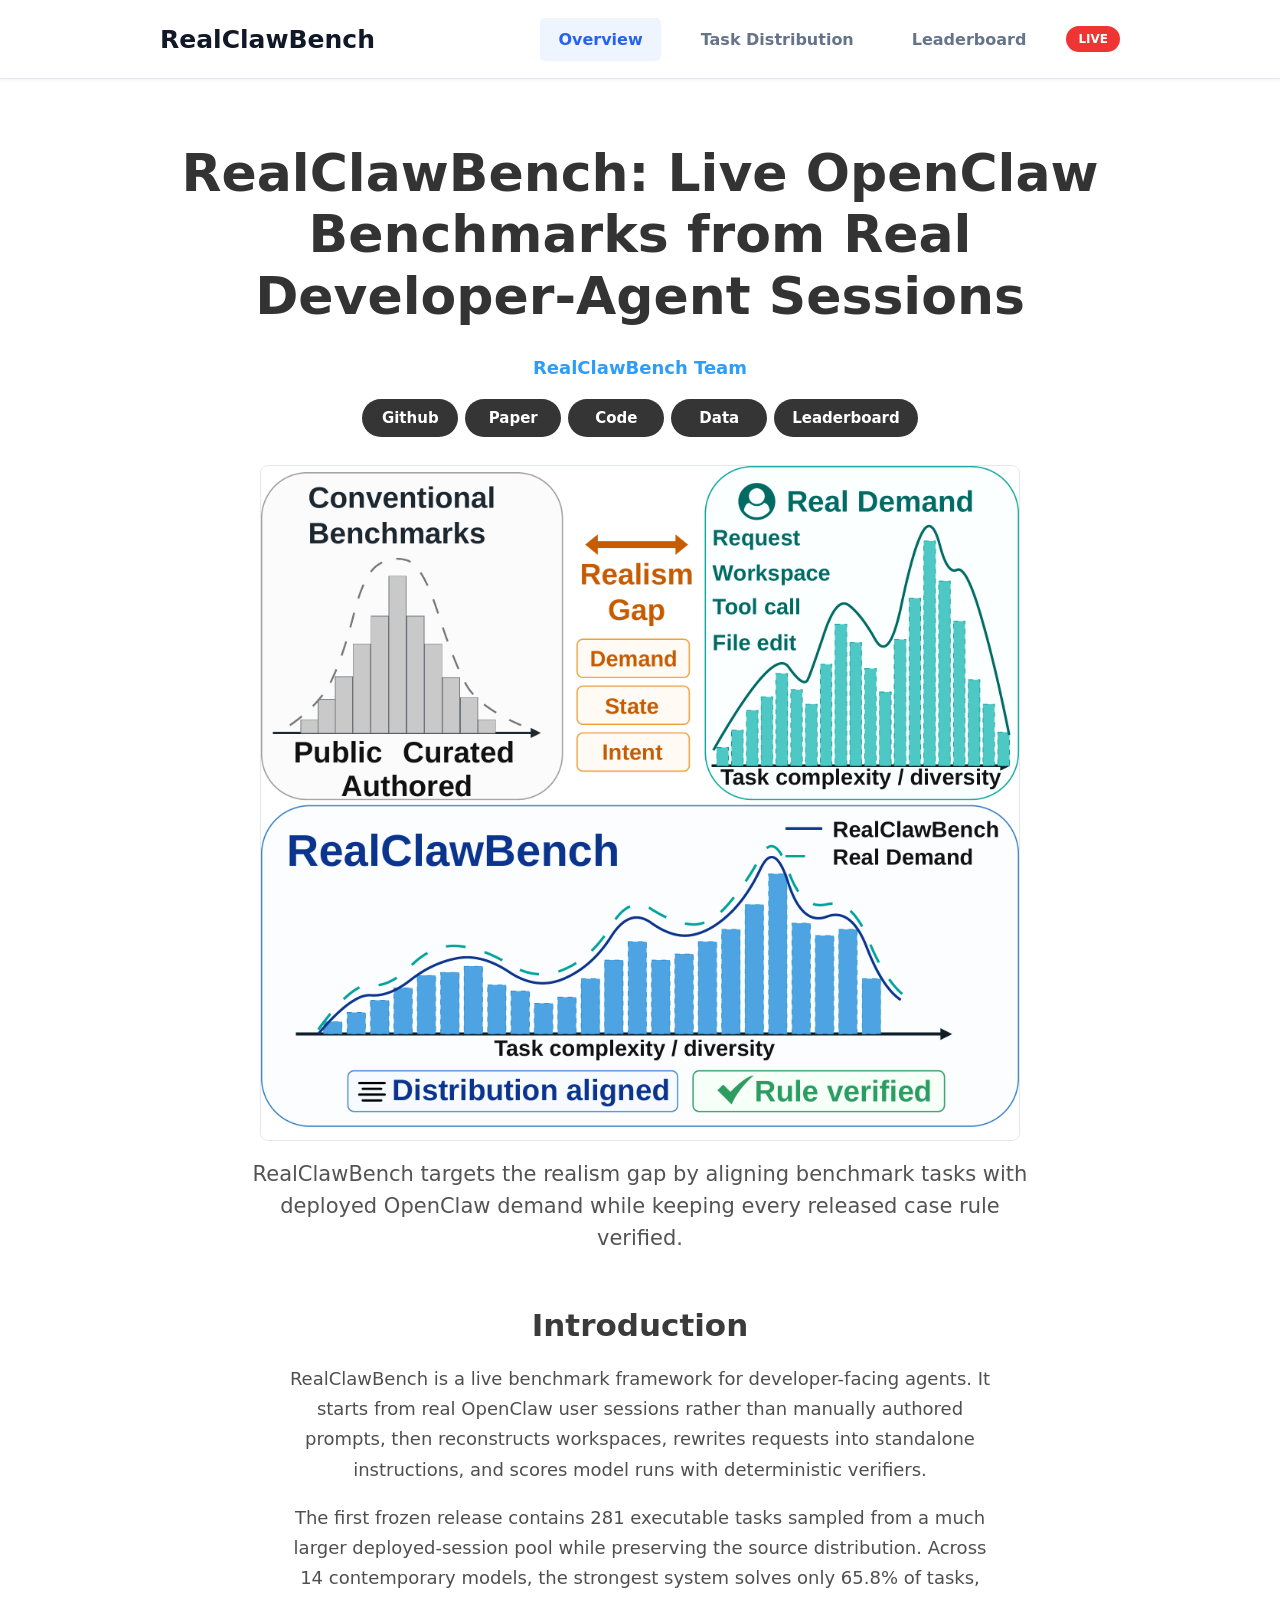
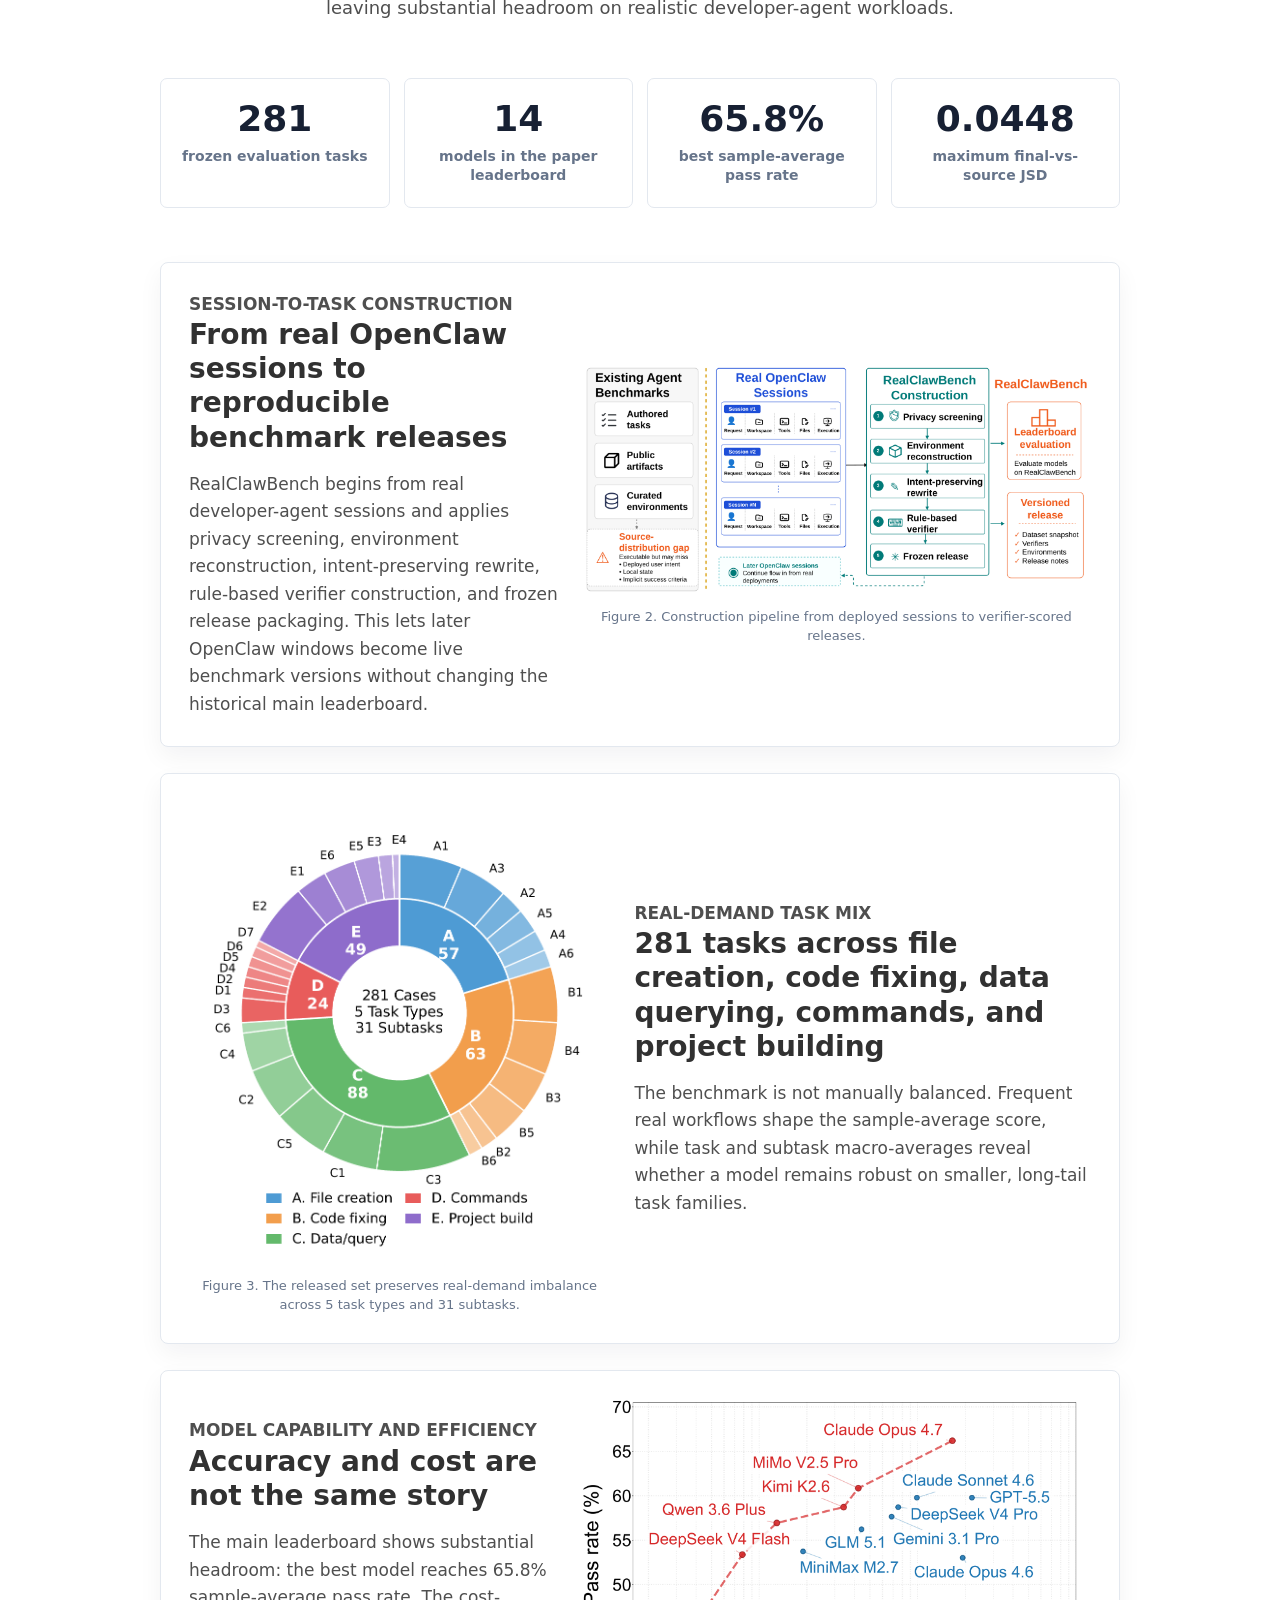
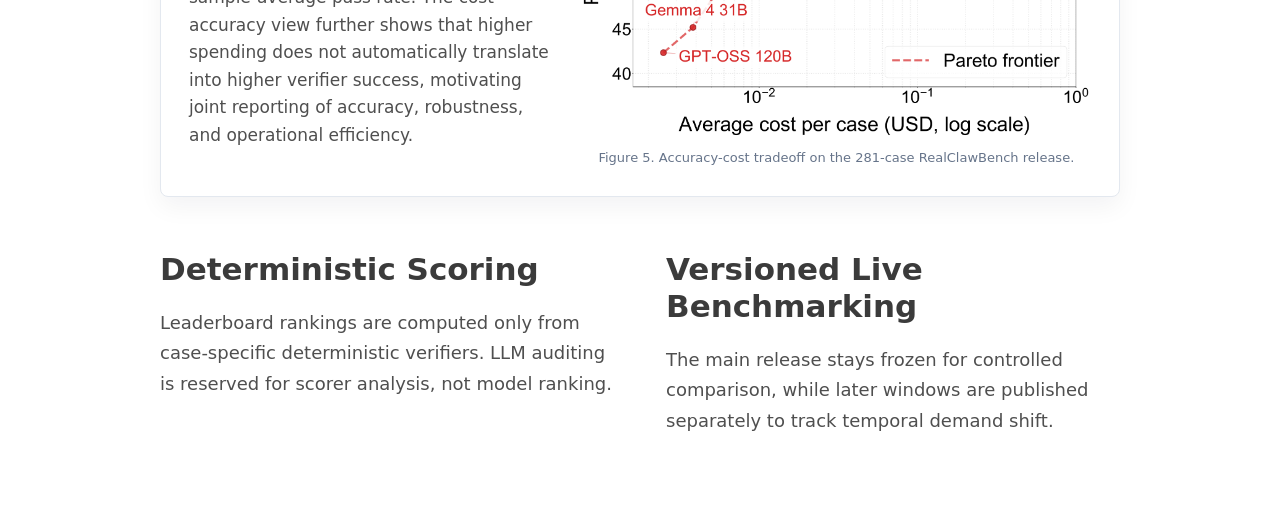
<file: index.html>
<!doctype html>
<html lang="en">
  <head>
    <meta charset="utf-8">
    <meta name="viewport" content="width=device-width, initial-scale=1">
    <title>RealClawBench</title>
    <link rel="stylesheet" href="./assets/styles.css?v=20260602-figures">
  </head>
  <body data-page="overview">
    <header class="site-header">
      <nav class="nav-shell" aria-label="Primary navigation">
        <a class="brand" href="./index.html">RealClawBench</a>
        <div class="nav-links">
          <a href="./index.html">Overview</a>
          <a href="./distribution.html">Task Distribution</a>
          <a href="./leaderboard.html">Leaderboard</a>
          <span class="new-badge">LIVE</span>
        </div>
      </nav>
    </header>

    <main>
      <section class="hero">
        <h1>RealClawBench: Live OpenClaw Benchmarks from Real Developer-Agent Sessions</h1>
        <p class="authors">
          RealClawBench Team
        </p>
        <div class="paper-actions" aria-label="Project links">
          <a href="https://github.com/RealClawBench/RealClawBench.github.io" target="_blank" rel="noopener noreferrer">Github</a>
          <a href="./realclawbench_paper.pdf">Paper</a>
          <a href="https://github.com/side-angle-side/real-claw-bench" target="_blank" rel="noopener noreferrer">Code</a>
          <a href="./distribution.html">Data</a>
          <a href="./leaderboard.html">Leaderboard</a>
        </div>
        <figure class="hero-figure">
          <img src="./assets/figures/figure1_realism_gap.png" alt="Figure 1: Realism gap between conventional benchmarks and real demand, and RealClawBench as distribution aligned and rule verified">
        </figure>
        <p class="hero-subtitle">
          RealClawBench targets the realism gap by aligning benchmark tasks with deployed OpenClaw demand while keeping every released case rule verified.
        </p>
      </section>

      <section class="section narrow">
        <h2>Introduction</h2>
        <p>
          RealClawBench is a live benchmark framework for developer-facing agents. It starts from real OpenClaw user sessions rather than manually authored prompts, then reconstructs workspaces, rewrites requests into standalone instructions, and scores model runs with deterministic verifiers.
        </p>
        <p>
          The first frozen release contains 281 executable tasks sampled from a much larger deployed-session pool while preserving the source distribution. Across 14 contemporary models, the strongest system solves only 65.8% of tasks, leaving substantial headroom on realistic developer-agent workloads.
        </p>
      </section>

      <section class="section stats-grid" aria-label="Benchmark summary">
        <div>
          <strong data-stat="main_cases">281</strong>
          <span>frozen evaluation tasks</span>
        </div>
        <div>
          <strong data-stat="models">14</strong>
          <span>models in the paper leaderboard</span>
        </div>
        <div>
          <strong>65.8%</strong>
          <span>best sample-average pass rate</span>
        </div>
        <div>
          <strong>0.0448</strong>
          <span>maximum final-vs-source JSD</span>
        </div>
      </section>

      <section class="section figure-story">
        <article class="story-card story-wide">
          <div class="story-copy">
            <p class="story-kicker">Session-to-task construction</p>
            <h2>From real OpenClaw sessions to reproducible benchmark releases</h2>
            <p>
              RealClawBench begins from real developer-agent sessions and applies privacy screening, environment reconstruction, intent-preserving rewrite, rule-based verifier construction, and frozen release packaging. This lets later OpenClaw windows become live benchmark versions without changing the historical main leaderboard.
            </p>
          </div>
          <figure>
            <img src="./assets/figures/figure2_pipeline.png" alt="Figure 2: RealClawBench pipeline from existing benchmarks and real OpenClaw sessions to leaderboard evaluation and versioned release">
            <figcaption>Figure 2. Construction pipeline from deployed sessions to verifier-scored releases.</figcaption>
          </figure>
        </article>

        <article class="story-card split-card">
          <figure>
            <img src="./assets/figures/figure3_task_distribution.png" alt="Figure 3: Task composition of the final evaluation set with 281 cases, 5 task types, and 31 subtasks">
            <figcaption>Figure 3. The released set preserves real-demand imbalance across 5 task types and 31 subtasks.</figcaption>
          </figure>
          <div class="story-copy">
            <p class="story-kicker">Real-demand task mix</p>
            <h2>281 tasks across file creation, code fixing, data querying, commands, and project building</h2>
            <p>
              The benchmark is not manually balanced. Frequent real workflows shape the sample-average score, while task and subtask macro-averages reveal whether a model remains robust on smaller, long-tail task families.
            </p>
          </div>
        </article>

        <article class="story-card story-wide">
          <div class="story-copy">
            <p class="story-kicker">Model capability and efficiency</p>
            <h2>Accuracy and cost are not the same story</h2>
            <p>
              The main leaderboard shows substantial headroom: the best model reaches 65.8% sample-average pass rate. The cost-accuracy view further shows that higher spending does not automatically translate into higher verifier success, motivating joint reporting of accuracy, robustness, and operational efficiency.
            </p>
          </div>
          <figure>
            <img src="./assets/figures/figure5_cost_accuracy.png" alt="Figure 5: Accuracy-cost tradeoff between sample-average pass rate and average cost per case">
            <figcaption>Figure 5. Accuracy-cost tradeoff on the 281-case RealClawBench release.</figcaption>
          </figure>
        </article>
      </section>

      <section class="section two-column final-notes">
        <div>
          <h2>Deterministic Scoring</h2>
          <p>
            Leaderboard rankings are computed only from case-specific deterministic verifiers. LLM auditing is reserved for scorer analysis, not model ranking.
          </p>
        </div>
        <div>
          <h2>Versioned Live Benchmarking</h2>
          <p>
            The main release stays frozen for controlled comparison, while later windows are published separately to track temporal demand shift.
          </p>
        </div>
      </section>
    </main>

    <script src="./assets/app.js?v=20260602-figures"></script>
  </body>
</html>
</file>
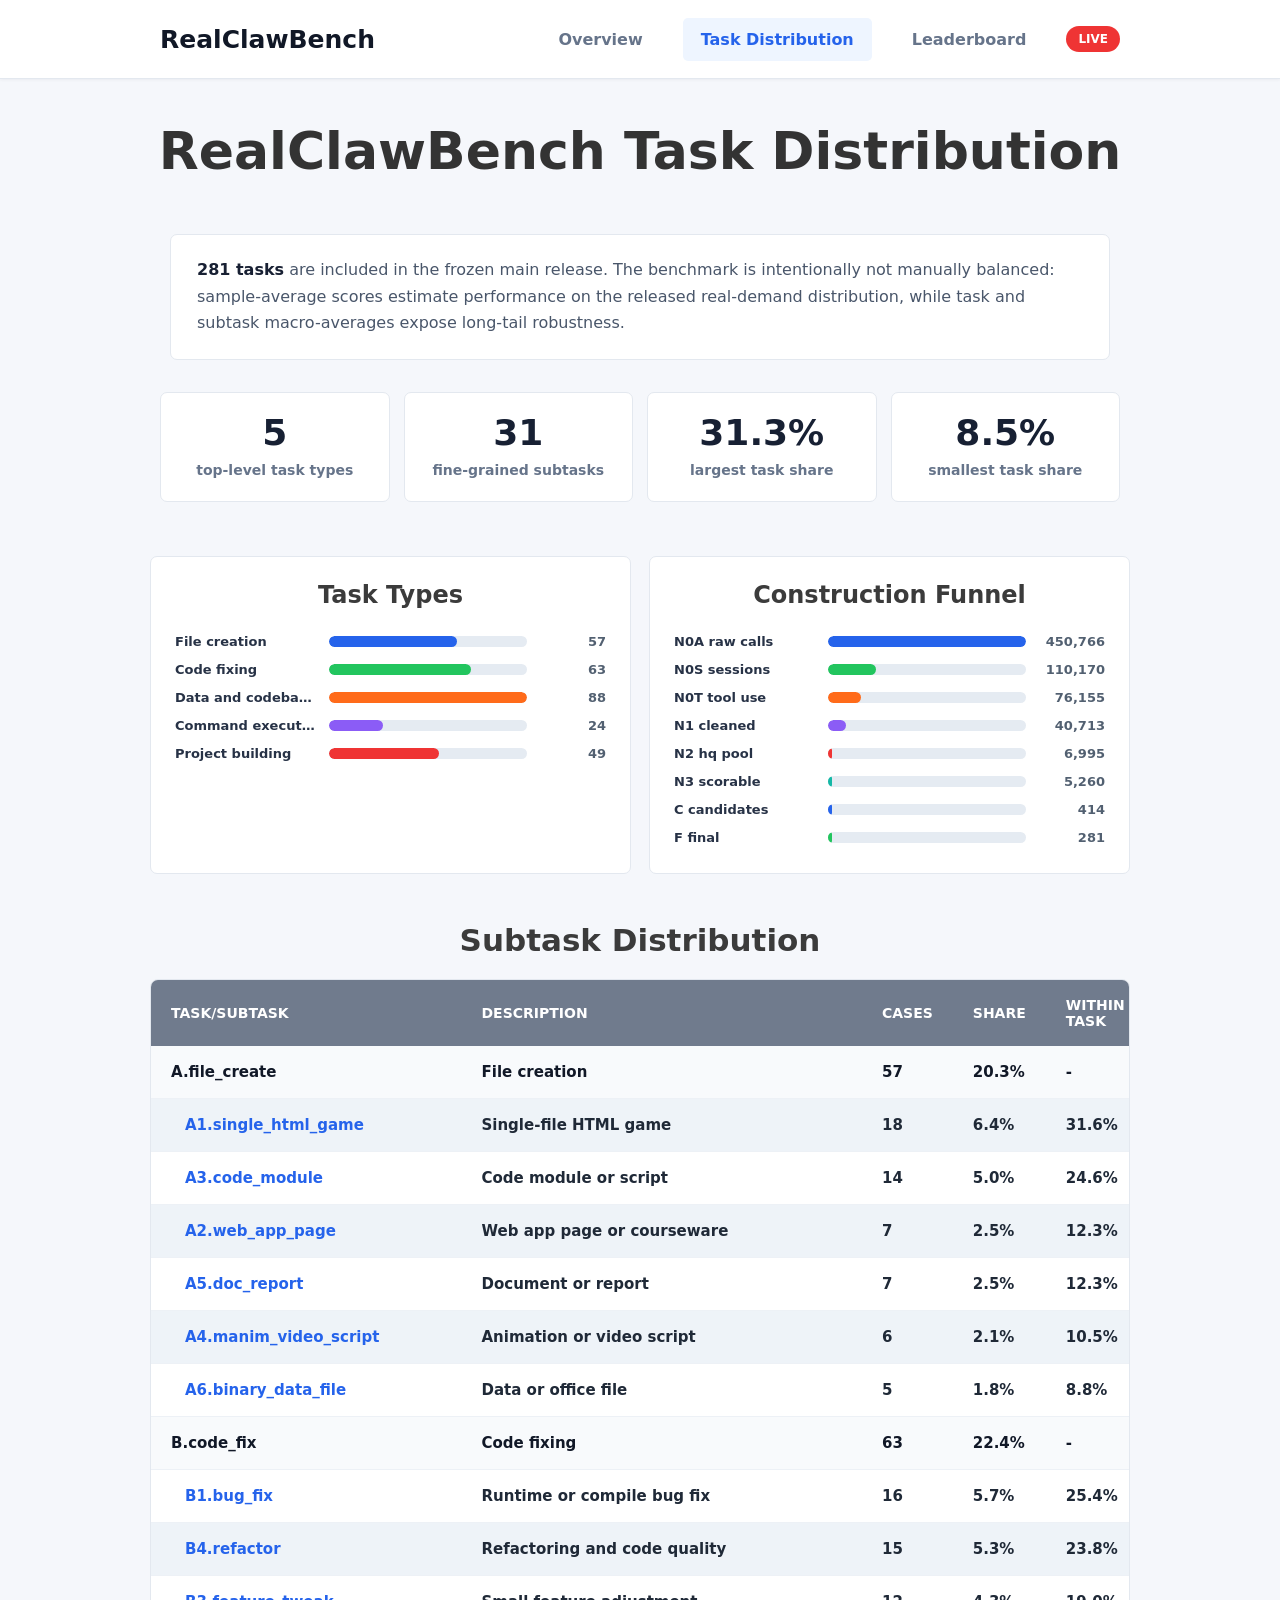
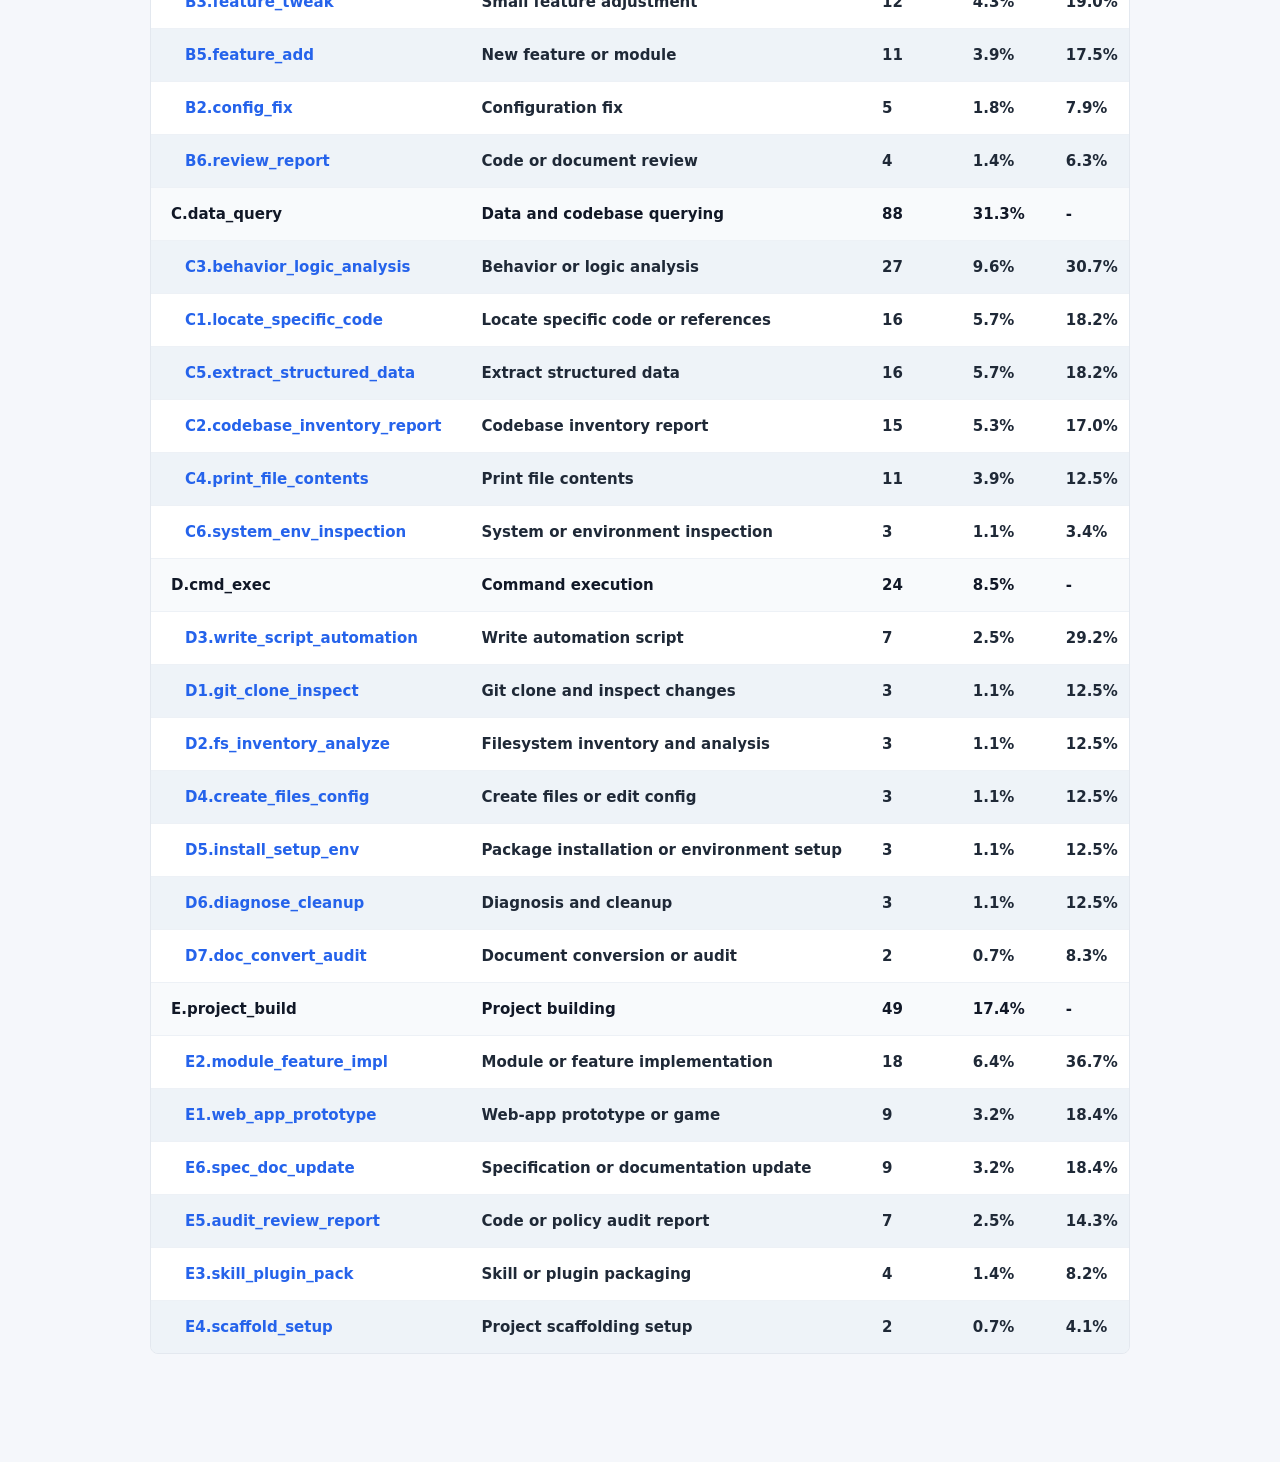
<file: distribution.html>
<!doctype html>
<html lang="en">
  <head>
    <meta charset="utf-8">
    <meta name="viewport" content="width=device-width, initial-scale=1">
    <title>RealClawBench Task Distribution</title>
    <link rel="stylesheet" href="./assets/styles.css?v=20260602-figures">
  </head>
  <body data-page="distribution">
    <header class="site-header">
      <nav class="nav-shell" aria-label="Primary navigation">
        <a class="brand" href="./index.html">RealClawBench</a>
        <div class="nav-links">
          <a href="./index.html">Overview</a>
          <a href="./distribution.html">Task Distribution</a>
          <a href="./leaderboard.html">Leaderboard</a>
          <span class="new-badge">LIVE</span>
        </div>
      </nav>
    </header>

    <main class="paper-page">
      <section class="page-title">
        <h1>RealClawBench Task Distribution</h1>
      </section>

      <section class="notice-card">
        <p>
          <strong>281 tasks</strong> are included in the frozen main release. The benchmark is intentionally not manually balanced: sample-average scores estimate performance on the released real-demand distribution, while task and subtask macro-averages expose long-tail robustness.
        </p>
      </section>

      <section class="section stats-grid compact" aria-label="Distribution summary">
        <div>
          <strong>5</strong>
          <span>top-level task types</span>
        </div>
        <div>
          <strong>31</strong>
          <span>fine-grained subtasks</span>
        </div>
        <div>
          <strong>31.3%</strong>
          <span>largest task share</span>
        </div>
        <div>
          <strong>8.5%</strong>
          <span>smallest task share</span>
        </div>
      </section>

      <section class="distribution-grid">
        <div class="figure-panel">
          <h2>Task Types</h2>
          <div id="taskTypeBars" class="bars"></div>
        </div>
        <div class="figure-panel">
          <h2>Construction Funnel</h2>
          <div id="funnelBars" class="bars"></div>
        </div>
      </section>

      <section class="table-section">
        <h2>Subtask Distribution</h2>
        <div class="table-frame">
          <table class="lcb-table">
            <thead>
              <tr>
                <th>Task/Subtask</th>
                <th>Description</th>
                <th>Cases</th>
                <th>Share</th>
                <th>Within Task</th>
              </tr>
            </thead>
            <tbody id="subtaskRows"></tbody>
          </table>
        </div>
      </section>
    </main>

    <script src="./assets/app.js?v=20260602-figures"></script>
  </body>
</html>
</file>
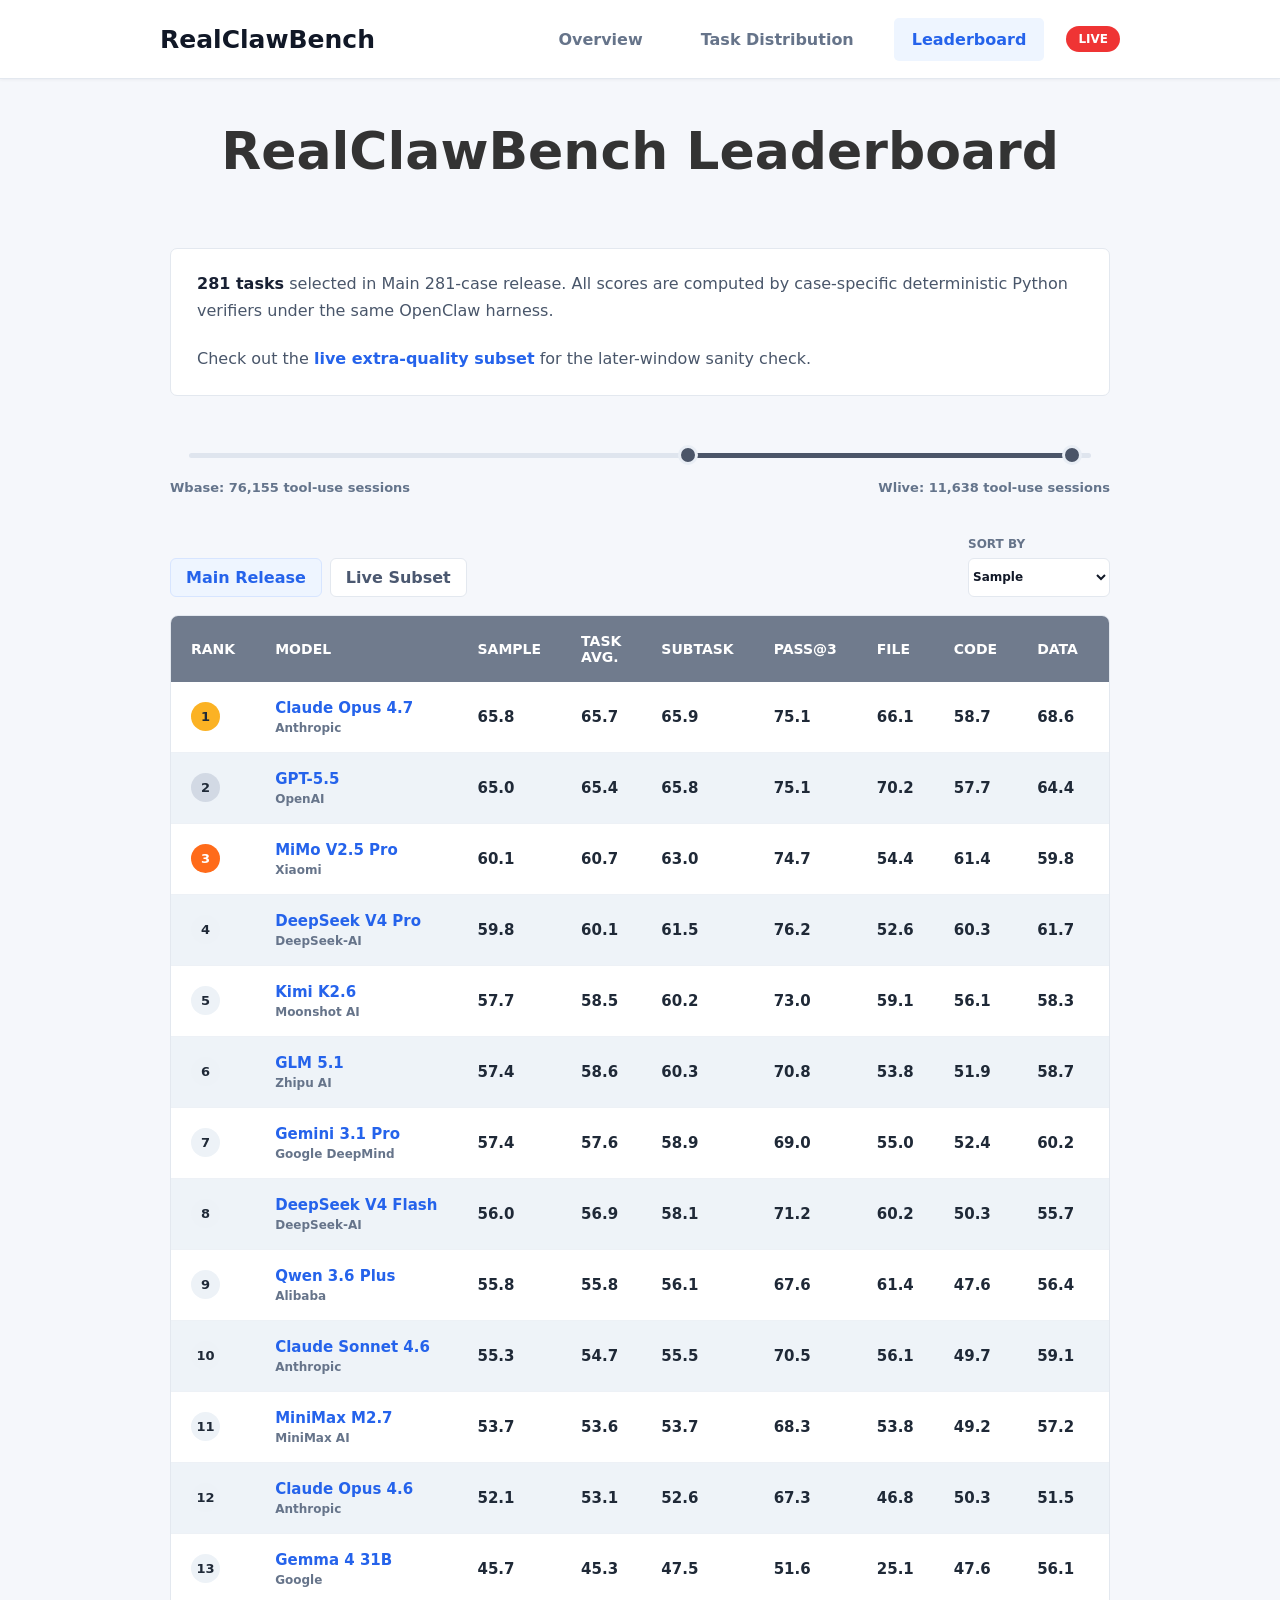
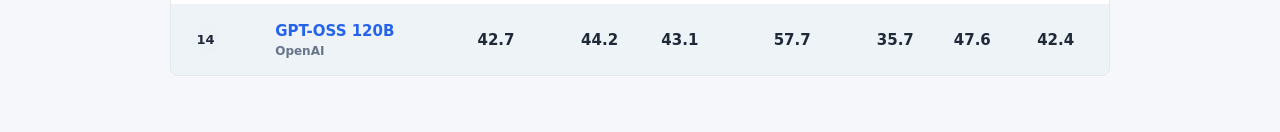
<file: leaderboard.html>
<!doctype html>
<html lang="en">
  <head>
    <meta charset="utf-8">
    <meta name="viewport" content="width=device-width, initial-scale=1">
    <title>RealClawBench Leaderboard</title>
    <link rel="stylesheet" href="./assets/styles.css?v=20260602-figures">
  </head>
  <body data-page="leaderboard">
    <header class="site-header">
      <nav class="nav-shell" aria-label="Primary navigation">
        <a class="brand" href="./index.html">RealClawBench</a>
        <div class="nav-links">
          <a href="./index.html">Overview</a>
          <a href="./distribution.html">Task Distribution</a>
          <a href="./leaderboard.html">Leaderboard</a>
          <span class="new-badge">LIVE</span>
        </div>
      </nav>
    </header>

    <main class="leaderboard-page">
      <section class="page-title">
        <h1>RealClawBench Leaderboard</h1>
      </section>

      <section class="notice-card">
        <p id="releaseSummary">
          <strong>281 tasks</strong> selected in the frozen main release. All scores are computed by case-specific deterministic Python verifiers under the same OpenClaw harness.
        </p>
        <p>
          Check out the <button class="inline-link" id="showLiveRelease" type="button">live extra-quality subset</button> for the later-window sanity check.
        </p>
      </section>

      <section class="timeline" aria-label="Release timeline">
        <div class="timeline-track">
          <span></span>
          <span class="active-range"></span>
          <i class="marker marker-base"></i>
          <i class="marker marker-live"></i>
        </div>
        <div class="timeline-labels">
          <span>Wbase: 76,155 tool-use sessions</span>
          <span>Wlive: 11,638 tool-use sessions</span>
        </div>
      </section>

      <section class="leaderboard-controls" aria-label="Leaderboard controls">
        <div class="release-tabs" id="releaseTabs"></div>
        <label>
          <span>Sort by</span>
          <select id="sortMetric">
            <option value="sample">Sample</option>
            <option value="task_avg">Task Avg.</option>
            <option value="subtask_avg">Subtask Avg.</option>
            <option value="pass_at_3">pass@3</option>
          </select>
        </label>
      </section>

      <section class="table-frame leaderboard-frame">
        <table class="lcb-table leaderboard-table">
          <thead>
            <tr>
              <th>Rank</th>
              <th>Model</th>
              <th>Sample</th>
              <th>Task Avg.</th>
              <th>Subtask</th>
              <th>pass@3</th>
              <th>File</th>
              <th>Code</th>
              <th>Data</th>
              <th>Command</th>
              <th>Project</th>
            </tr>
          </thead>
          <tbody id="leaderboardRows"></tbody>
        </table>
      </section>
    </main>

    <script src="./assets/app.js?v=20260602-figures"></script>
  </body>
</html>
</file>
<file: assets/styles.css>
:root {
  color-scheme: light;
  --text: #111827;
  --muted: #66748a;
  --link: #2563eb;
  --link-soft: #eef5ff;
  --line: #e3e8ef;
  --page: #f5f7fb;
  --white: #ffffff;
  --table-head: #707b8d;
  --row-alt: #eef3f8;
  --gold: #fbb224;
  --silver: #d2d9e4;
  --bronze: #ff6b1a;
  --green: #22c55e;
  --red: #ef3434;
}

* {
  box-sizing: border-box;
}

body {
  margin: 0;
  color: var(--text);
  background: var(--white);
  font-family: Inter, ui-sans-serif, system-ui, -apple-system, BlinkMacSystemFont, "Segoe UI", sans-serif;
}

body[data-page="leaderboard"],
body[data-page="distribution"] {
  background: var(--page);
}

.site-header {
  background: var(--white);
  border-bottom: 1px solid var(--line);
  box-shadow: 0 1px 3px rgba(15, 23, 42, 0.05);
}

.nav-shell {
  width: min(960px, calc(100vw - 28px));
  height: 78px;
  margin: 0 auto;
  display: flex;
  align-items: center;
  justify-content: space-between;
  gap: 24px;
}

.brand {
  color: var(--text);
  text-decoration: none;
  font-size: 25px;
  font-weight: 850;
}

.nav-links {
  display: flex;
  align-items: center;
  gap: 22px;
  color: var(--muted);
  font-weight: 750;
}

.nav-links a {
  padding: 12px 18px;
  border-radius: 5px;
  color: var(--muted);
  text-decoration: none;
}

body[data-page="overview"] .nav-links a[href="./index.html"],
body[data-page="distribution"] .nav-links a[href="./distribution.html"],
body[data-page="leaderboard"] .nav-links a[href="./leaderboard.html"] {
  color: var(--link);
  background: var(--link-soft);
}

.new-badge {
  display: inline-grid;
  place-items: center;
  min-height: 26px;
  padding: 0 12px;
  border-radius: 999px;
  color: var(--white);
  background: var(--red);
  font-size: 12px;
  font-weight: 900;
}

.hero {
  width: min(980px, calc(100vw - 28px));
  margin: 0 auto;
  padding: 64px 0 52px;
  text-align: center;
}

.hero h1,
.page-title h1 {
  margin: 0;
  color: #333333;
  font-size: clamp(38px, 5vw, 52px);
  line-height: 1.18;
  font-weight: 850;
  letter-spacing: 0;
}

.authors {
  width: min(760px, 100%);
  margin: 28px auto 0;
  color: #2f9df6;
  font-size: 18px;
  font-weight: 650;
  line-height: 1.45;
}

.paper-actions {
  display: flex;
  justify-content: center;
  flex-wrap: wrap;
  gap: 7px;
  margin: 18px 0 28px;
}

.paper-actions a {
  min-width: 96px;
  padding: 10px 18px;
  border-radius: 999px;
  color: var(--white);
  background: #353535;
  text-decoration: none;
  font-size: 15px;
  font-weight: 800;
}

.paper-actions a:hover {
  background: #1f2937;
}

.hero-subtitle {
  width: min(780px, 100%);
  margin: 0 auto;
  color: #535353;
  font-size: 21px;
  line-height: 1.52;
  font-weight: 500;
}

.hero-figure {
  width: min(760px, 100%);
  margin: 28px auto 18px;
}

.hero-figure img {
  display: block;
  width: 100%;
  border: 1px solid var(--line);
  border-radius: 8px;
  background: var(--white);
}

.section {
  width: min(960px, calc(100vw - 28px));
  margin: 0 auto 54px;
}

.section.narrow {
  width: min(720px, calc(100vw - 28px));
  text-align: center;
}

.section h2,
.table-section h2,
.figure-panel h2 {
  margin: 0 0 20px;
  color: #3b3b3b;
  font-size: 31px;
  line-height: 1.2;
  text-align: center;
}

.section p {
  margin: 0 0 18px;
  color: #4f4f4f;
  font-size: 18px;
  line-height: 1.68;
}

.stats-grid {
  display: grid;
  grid-template-columns: repeat(4, minmax(0, 1fr));
  gap: 14px;
}

.stats-grid div,
.notice-card,
.figure-panel {
  border: 1px solid var(--line);
  border-radius: 7px;
  background: var(--white);
}

.stats-grid div {
  padding: 22px 16px;
  text-align: center;
}

.stats-grid strong {
  display: block;
  color: #172033;
  font-size: 36px;
  line-height: 1;
}

.stats-grid span {
  display: block;
  margin-top: 10px;
  color: var(--muted);
  font-size: 14px;
  line-height: 1.35;
  font-weight: 650;
}

.two-column {
  display: grid;
  grid-template-columns: repeat(2, minmax(0, 1fr));
  gap: 52px;
}

.two-column h2 {
  text-align: left;
}

.figure-story {
  display: grid;
  gap: 26px;
  margin-top: 10px;
}

.story-card {
  display: grid;
  gap: 24px;
  align-items: center;
  padding: 28px;
  border: 1px solid var(--line);
  border-radius: 8px;
  background: var(--white);
  box-shadow: 0 10px 24px rgba(15, 23, 42, 0.05);
}

.story-wide {
  grid-template-columns: minmax(240px, 0.42fr) minmax(0, 0.58fr);
}

.split-card {
  grid-template-columns: minmax(0, 0.48fr) minmax(260px, 0.52fr);
}

.story-card figure {
  margin: 0;
}

.story-card figure,
.story-copy {
  min-width: 0;
}

.story-card img {
  display: block;
  width: 100%;
  max-width: 100%;
  max-height: 520px;
  object-fit: contain;
}

.split-card img {
  max-height: 470px;
}

.story-card figcaption {
  margin-top: 12px;
  color: #66748a;
  font-size: 13px;
  line-height: 1.45;
  text-align: center;
}

.story-kicker {
  margin: 0 0 10px;
  color: var(--link);
  font-size: 13px;
  font-weight: 850;
  text-transform: uppercase;
}

.story-copy h2 {
  margin: 0 0 16px;
  color: #313131;
  font-size: 28px;
  line-height: 1.22;
  text-align: left;
}

.story-copy p {
  margin: 0;
  color: #4f4f4f;
  font-size: 17px;
  line-height: 1.62;
}

.final-notes {
  margin-top: 8px;
}

.paper-page,
.leaderboard-page {
  width: min(980px, calc(100vw - 28px));
  margin: 0 auto;
  padding-bottom: 56px;
}

.page-title {
  padding: 42px 0 52px;
  text-align: center;
}

.leaderboard-page .page-title {
  padding-bottom: 66px;
}

.notice-card {
  width: min(940px, 100%);
  margin: 0 auto 32px;
  padding: 22px 26px;
  color: #49566a;
  font-size: 16px;
  line-height: 1.65;
}

.notice-card p {
  margin: 0;
}

.notice-card p + p {
  margin-top: 22px;
}

.notice-card strong {
  color: #182033;
}

.inline-link {
  padding: 0;
  border: 0;
  background: transparent;
  color: var(--link);
  cursor: pointer;
  font: inherit;
  font-weight: 800;
}

.timeline {
  width: min(940px, 100%);
  margin: 0 auto 42px;
}

.timeline-track {
  position: relative;
  height: 52px;
}

.timeline-track > span:first-child,
.active-range {
  position: absolute;
  left: 2%;
  right: 2%;
  top: 25px;
  height: 5px;
  border-radius: 99px;
  background: #dfe5ee;
}

.active-range {
  left: 55%;
  right: 4%;
  background: #4b5568;
}

.marker {
  position: absolute;
  top: 17px;
  width: 20px;
  height: 20px;
  border-radius: 50%;
  border: 3px solid #e9eef5;
  background: #4b5568;
}

.marker-base {
  left: 54%;
}

.marker-live {
  right: 3%;
}

.timeline-labels {
  display: flex;
  justify-content: space-between;
  color: #64748b;
  font-size: 13px;
  font-weight: 700;
}

.leaderboard-controls {
  width: min(940px, 100%);
  margin: 0 auto 18px;
  display: flex;
  align-items: end;
  justify-content: space-between;
  gap: 16px;
}

.release-tabs {
  display: flex;
  flex-wrap: wrap;
  gap: 8px;
}

.release-tabs button {
  min-height: 39px;
  padding: 0 15px;
  border: 1px solid var(--line);
  border-radius: 6px;
  color: #4b5870;
  background: var(--white);
  cursor: pointer;
  font: inherit;
  font-weight: 800;
}

.release-tabs button[aria-pressed="true"] {
  color: var(--link);
  background: var(--link-soft);
  border-color: #d7e5ff;
}

.leaderboard-controls label {
  display: grid;
  gap: 7px;
  color: var(--muted);
  font-size: 12px;
  font-weight: 800;
  text-transform: uppercase;
}

.leaderboard-controls select {
  height: 39px;
  min-width: 142px;
  border: 1px solid var(--line);
  border-radius: 6px;
  background: var(--white);
  color: var(--text);
  font: inherit;
}

.table-section {
  width: min(980px, calc(100vw - 28px));
  margin: 28px auto 52px;
}

.table-frame {
  overflow: auto;
  border: 1px solid var(--line);
  border-radius: 8px;
  background: var(--white);
}

.leaderboard-frame {
  width: min(940px, 100%);
  margin: 0 auto;
}

.lcb-table {
  width: 100%;
  min-width: 840px;
  border-collapse: collapse;
}

.leaderboard-table {
  min-width: 920px;
}

.lcb-table thead {
  background: var(--table-head);
}

.lcb-table th {
  padding: 17px 20px;
  color: var(--white);
  font-size: 14px;
  text-align: left;
  text-transform: uppercase;
  letter-spacing: 0;
}

.lcb-table td {
  padding: 17px 20px;
  color: #1f2937;
  font-size: 15px;
  font-weight: 700;
  border-bottom: 1px solid #edf1f6;
  white-space: nowrap;
}

.lcb-table tbody tr:nth-child(even) {
  background: var(--row-alt);
}

.lcb-table tbody tr:last-child td {
  border-bottom: 0;
}

.lcb-table .model-cell {
  color: var(--link);
}

.provider-note {
  display: block;
  margin-top: 4px;
  color: #66748a;
  font-size: 12px;
  font-weight: 700;
}

.rank-badge {
  display: inline-grid;
  place-items: center;
  width: 29px;
  height: 29px;
  border-radius: 50%;
  color: #1f2937;
  background: #edf2f7;
  font-size: 13px;
  font-weight: 900;
}

.rank-1 {
  background: var(--gold);
}

.rank-2 {
  background: var(--silver);
}

.rank-3 {
  background: var(--bronze);
  color: var(--white);
}

.distribution-grid {
  display: grid;
  grid-template-columns: repeat(2, minmax(0, 1fr));
  gap: 18px;
  margin-bottom: 48px;
}

.figure-panel {
  padding: 24px 24px 28px;
}

.figure-panel h2 {
  margin-bottom: 24px;
  font-size: 24px;
}

.bars {
  display: grid;
  gap: 13px;
}

.bar-row {
  display: grid;
  grid-template-columns: minmax(130px, 0.72fr) minmax(130px, 1fr) 68px;
  gap: 11px;
  align-items: center;
}

.bar-label {
  min-width: 0;
  overflow: hidden;
  color: #273246;
  font-size: 13px;
  font-weight: 800;
  text-overflow: ellipsis;
  white-space: nowrap;
}

.bar-track {
  height: 11px;
  border-radius: 999px;
  background: #e5ebf2;
  overflow: hidden;
}

.bar-fill {
  height: 100%;
  border-radius: inherit;
  background: var(--link);
}

.bar-value {
  color: #526071;
  font-size: 13px;
  font-weight: 800;
  text-align: right;
  font-variant-numeric: tabular-nums;
}

.task-row td {
  background: #f8fafc;
  color: #111827;
  font-weight: 900;
}

.subtask-row td:first-child {
  padding-left: 34px;
  color: var(--link);
}

@media (max-width: 860px) {
  .nav-shell {
    height: auto;
    padding: 18px 0;
    align-items: flex-start;
    flex-direction: column;
  }

  .nav-links {
    width: 100%;
    flex-wrap: wrap;
    gap: 8px;
  }

  .nav-links a {
    padding: 9px 11px;
  }

  .hero {
    padding-top: 42px;
  }

  .stats-grid,
  .two-column,
  .distribution-grid,
  .story-wide,
  .split-card {
    grid-template-columns: 1fr;
  }

  .split-card figure {
    order: 2;
  }

  .split-card .story-copy {
    order: 1;
  }

  .leaderboard-controls {
    align-items: stretch;
    flex-direction: column;
  }

  .leaderboard-controls select,
  .leaderboard-controls label {
    width: 100%;
  }

  .release-tabs button {
    flex: 1 1 180px;
  }

  .timeline-labels {
    gap: 12px;
    flex-direction: column;
  }
}

@media (max-width: 560px) {
  .hero h1,
  .page-title h1 {
    font-size: 34px;
  }

  .hero-subtitle,
  .section p,
  .story-copy p {
    font-size: 16px;
  }

  .story-card {
    padding: 18px;
  }

  .story-copy h2 {
    font-size: 23px;
  }

  .paper-actions a {
    flex: 1 1 42%;
  }

  .bar-row {
    grid-template-columns: 1fr;
  }

  .bar-value {
    text-align: left;
  }
}
</file>
